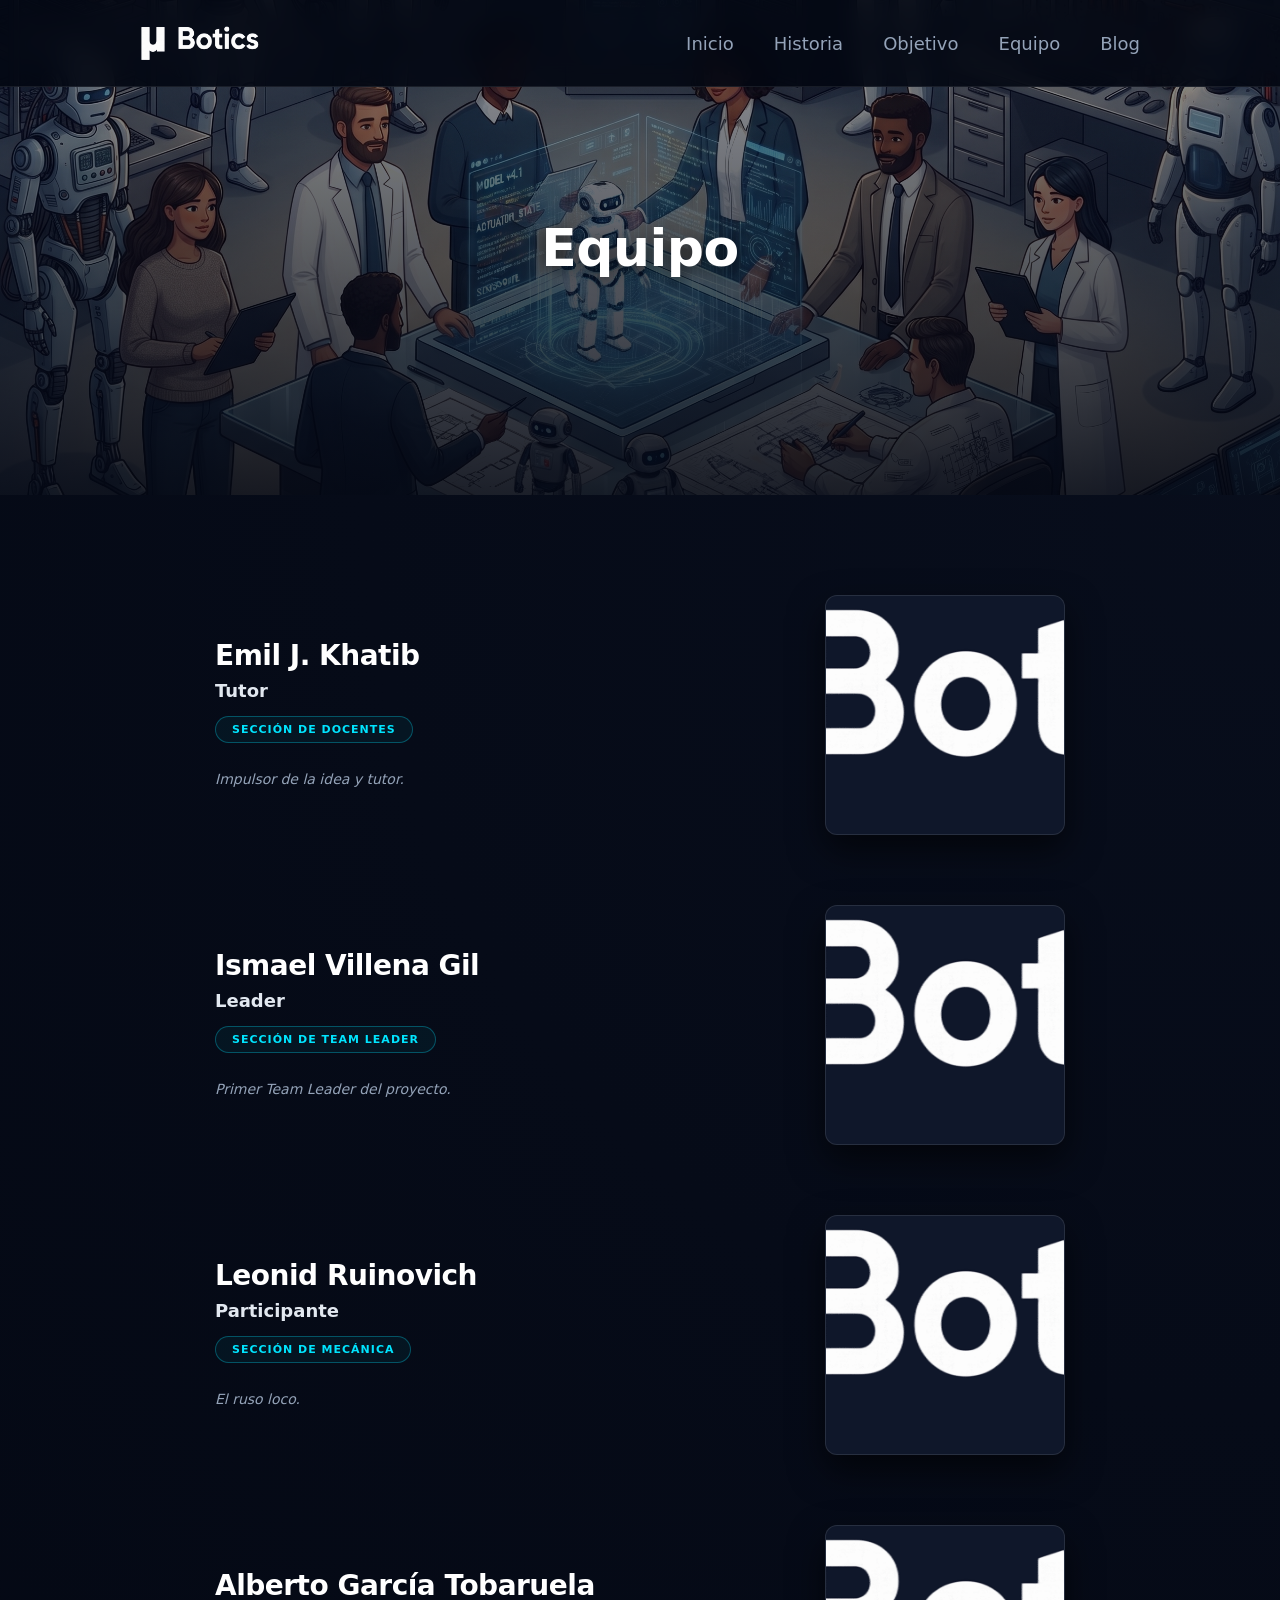
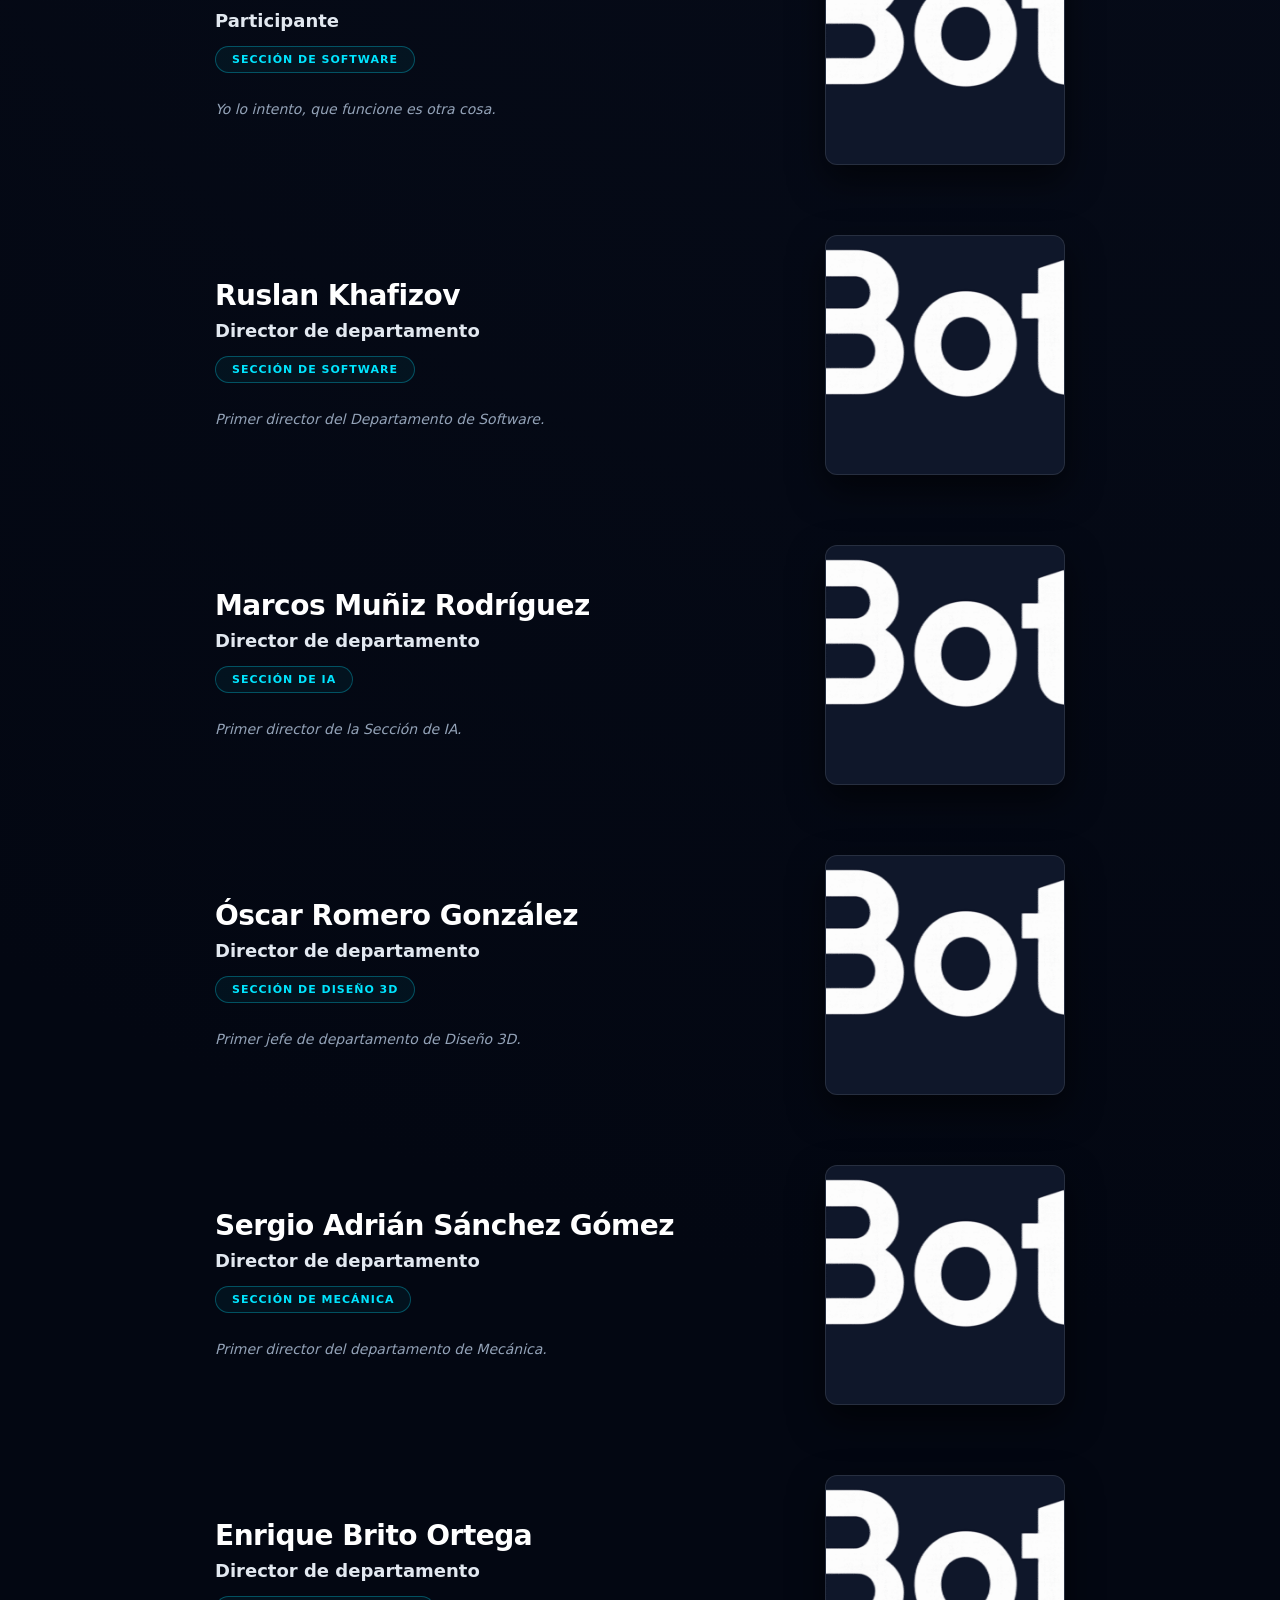
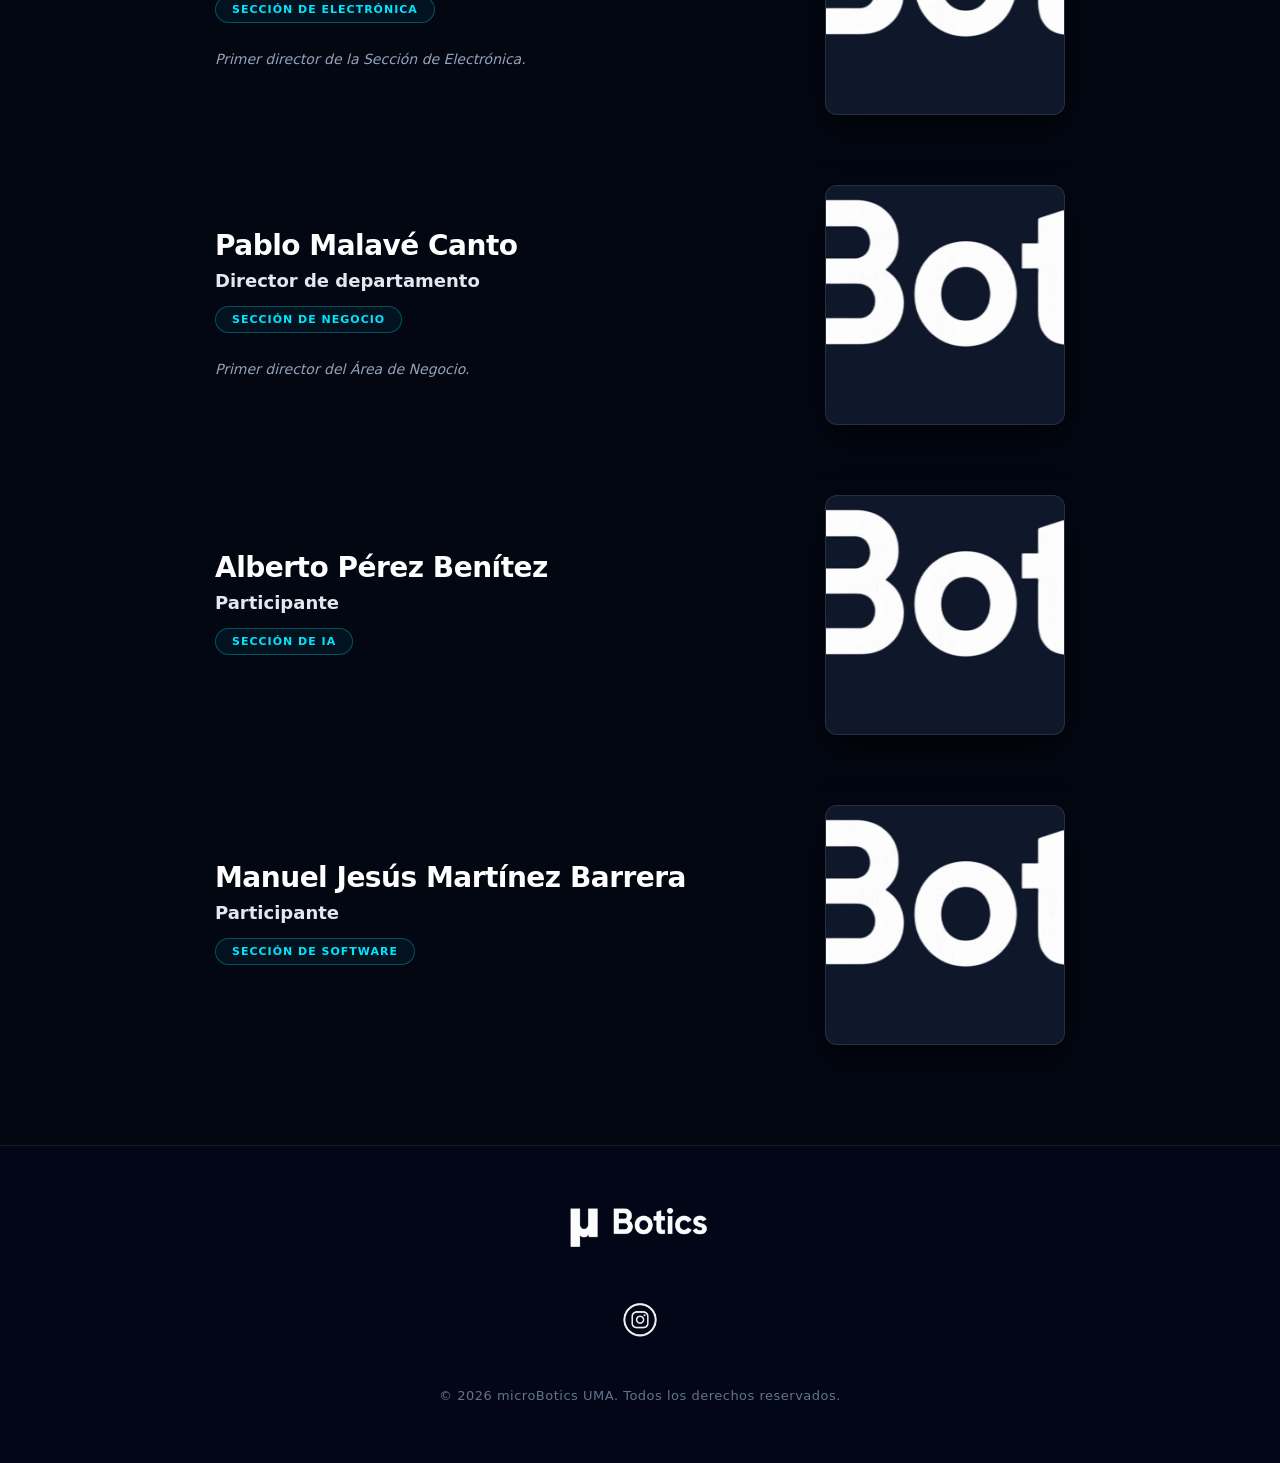
<file: equipo/index.html>
<!DOCTYPE html>
<html lang="es">
<head>
    <meta charset="UTF-8">
    <meta name="viewport" content="width=device-width, initial-scale=1.0">
    <title>Equipo - microBotics UMA</title>
    <link rel="stylesheet" href="../style.css">
    <link rel="icon" type="image/png" href="../favicon.png">
</head>
<body>

    <!-- CABECERA FIJA Y BLOQUEADA -->
    <header class="header">
        <a href="../index.html" class="logo-container">
            <img src="../logo.png" alt="microBotics Logo" class="logo-img">
        </a>
        
        <!-- Botón de menú hamburguesa para móviles -->
        <button class="menu-toggle" id="mobileMenuBtn" aria-label="Abrir menú">
            <span></span>
            <span></span>
            <span></span>
        </button>

        <nav class="nav nav-links" id="navLinks">
            <a href="../index.html">Inicio</a>
            <a href="../historia/">Historia</a>
            <a href="../objetivo/">Objetivo</a>
            <a href="index.html">Equipo</a>
            <a href="../index.html#blog">Blog</a>
        </nav>
    </header>

    <!-- PORTADA DE LA PÁGINA (HERO INTERNO) -->
    <section class="hero-internal">
        <img src="../equipo.jpg" alt="Equipo microBotics" class="bg-image">
        <div class="overlay-internal"></div>
        <div class="hero-internal-content">
            <h1>Equipo</h1>
        </div>
    </section>

    <!-- SECCIÓN DE MIEMBROS DEL EQUIPO -->
    <section class="team-section">
        <div class="team-container">

            <!-- Miembro 1 -->
            <div class="team-card">
                <div class="team-info">
                    <h2>Emil J. Khatib</h2>
                    <h3>Tutor</h3>
                    <span class="team-badge">Sección de Docentes</span>
                    <p>Impulsor de la idea y tutor.</p>
                </div>
                <div class="team-photo">
                    <img src="../logo.png" alt="Emil J. Khatib">
                </div>
            </div>

            <!-- Miembro 2 -->
            <div class="team-card">
                <div class="team-info">
                    <h2>Ismael Villena Gil</h2>
                    <h3>Leader</h3>
                    <span class="team-badge">Sección de Team Leader</span>
                    <p>Primer Team Leader del proyecto.</p>
                </div>
                <div class="team-photo">
                    <img src="../logo.png" alt="Ismael Villena Gil">
                </div>
            </div>

            <!-- Miembro 3 -->
            <div class="team-card">
                <div class="team-info">
                    <h2>Leonid Ruinovich</h2>
                    <h3>Participante</h3>
                    <span class="team-badge">Sección de Mecánica</span>
                    <p>El ruso loco.</p>
                </div>
                <div class="team-photo">
                    <img src="../logo.png" alt="Leonid Ruinovich">
                </div>
            </div>

            <!-- Miembro 4 -->
            <div class="team-card">
                <div class="team-info">
                    <h2>Alberto García Tobaruela</h2>
                    <h3>Participante</h3>
                    <span class="team-badge">Sección de Software</span>
                    <p>Yo lo intento, que funcione es otra cosa.</p>
                </div>
                <div class="team-photo">
                    <img src="../logo.png" alt="Alberto García Tobaruela">
                </div>
            </div>

            <!-- Miembro 5 -->
            <div class="team-card">
                <div class="team-info">
                    <h2>Ruslan Khafizov</h2>
                    <h3>Director de departamento</h3>
                    <span class="team-badge">Sección de Software</span>
                    <p>Primer director del Departamento de Software.</p>
                </div>
                <div class="team-photo">
                    <img src="../logo.png" alt="Ruslan Khafizov">
                </div>
            </div>

            <!-- Miembro 6 -->
            <div class="team-card">
                <div class="team-info">
                    <h2>Marcos Muñiz Rodríguez</h2>
                    <h3>Director de departamento</h3>
                    <span class="team-badge">Sección de IA</span>
                    <p>Primer director de la Sección de IA.</p>
                </div>
                <div class="team-photo">
                    <img src="../logo.png" alt="Marcos Muñiz Rodríguez">
                </div>
            </div>

            <!-- Miembro 7 -->
            <div class="team-card">
                <div class="team-info">
                    <h2>Óscar Romero González</h2>
                    <h3>Director de departamento</h3>
                    <span class="team-badge">Sección de Diseño 3D</span>
                    <p>Primer jefe de departamento de Diseño 3D.</p>
                </div>
                <div class="team-photo">
                    <img src="../logo.png" alt="Óscar Romero González">
                </div>
            </div>

            <!-- Miembro 8 -->
            <div class="team-card">
                <div class="team-info">
                    <h2>Sergio Adrián Sánchez Gómez</h2>
                    <h3>Director de departamento</h3>
                    <span class="team-badge">Sección de Mecánica</span>
                    <p>Primer director del departamento de Mecánica.</p>
                </div>
                <div class="team-photo">
                    <img src="../logo.png" alt="Sergio Adrián Sánchez Gómez">
                </div>
            </div>

            <!-- Miembro 9 -->
            <div class="team-card">
                <div class="team-info">
                    <h2>Enrique Brito Ortega</h2>
                    <h3>Director de departamento</h3>
                    <span class="team-badge">Sección de Electrónica</span>
                    <p>Primer director de la Sección de Electrónica.</p>
                </div>
                <div class="team-photo">
                    <img src="../logo.png" alt="Enrique Brito Ortega">
                </div>
            </div>

            <!-- Miembro 10 -->
            <div class="team-card">
                <div class="team-info">
                    <h2>Pablo Malavé Canto</h2>
                    <h3>Director de departamento</h3>
                    <span class="team-badge">Sección de Negocio</span>
                    <p>Primer director del Área de Negocio.</p>
                </div>
                <div class="team-photo">
                    <img src="../logo.png" alt="Pablo Malavé Canto">
                </div>
            </div>

            <!-- Miembro 11 -->
            <div class="team-card">
                <div class="team-info">
                    <h2>Alberto Pérez Benítez</h2>
                    <h3>Participante</h3>
                    <span class="team-badge">Sección de IA</span>
                    <p></p>
                </div>
                <div class="team-photo">
                    <img src="../logo.png" alt="Alberto Pérez Benítez">
                </div>
            </div>

            <!-- Miembro 12 (Manuel Jesús Martínez Barrera) -->
            <div class="team-card">
                <div class="team-info">
                    <h2>Manuel Jesús Martínez Barrera</h2>
                    <h3>Participante</h3>
                    <span class="team-badge">Sección de Software</span>
                    <p></p>
                </div>
                <div class="team-photo">
                    <img src="../logo.png" alt="Manuel Jesús Martínez Barrera">
                </div>
            </div>

        </div>
    </section>

    <!-- PIE DE PÁGINA (FOOTER) -->
    <footer class="footer">
        <div class="footer-content">
            <a href="../index.html" class="footer-logo-container">
                <img src="../logo.png" alt="microBotics Logo" class="footer-logo-img">
            </a>
            
            <div class="footer-social">
                <a href="https://www.instagram.com/micro_botics/" target="_blank" class="footer-insta-link">
                    <img src="../logo-insta.png" alt="Instagram microBotics" class="footer-insta-img">
                </a>
            </div>

            <p class="footer-copy">© 2026 microBotics UMA. Todos los derechos reservados.</p>
        </div>
    </footer>

    <script src="../script.js"></script>
</body>
</html>
</file>
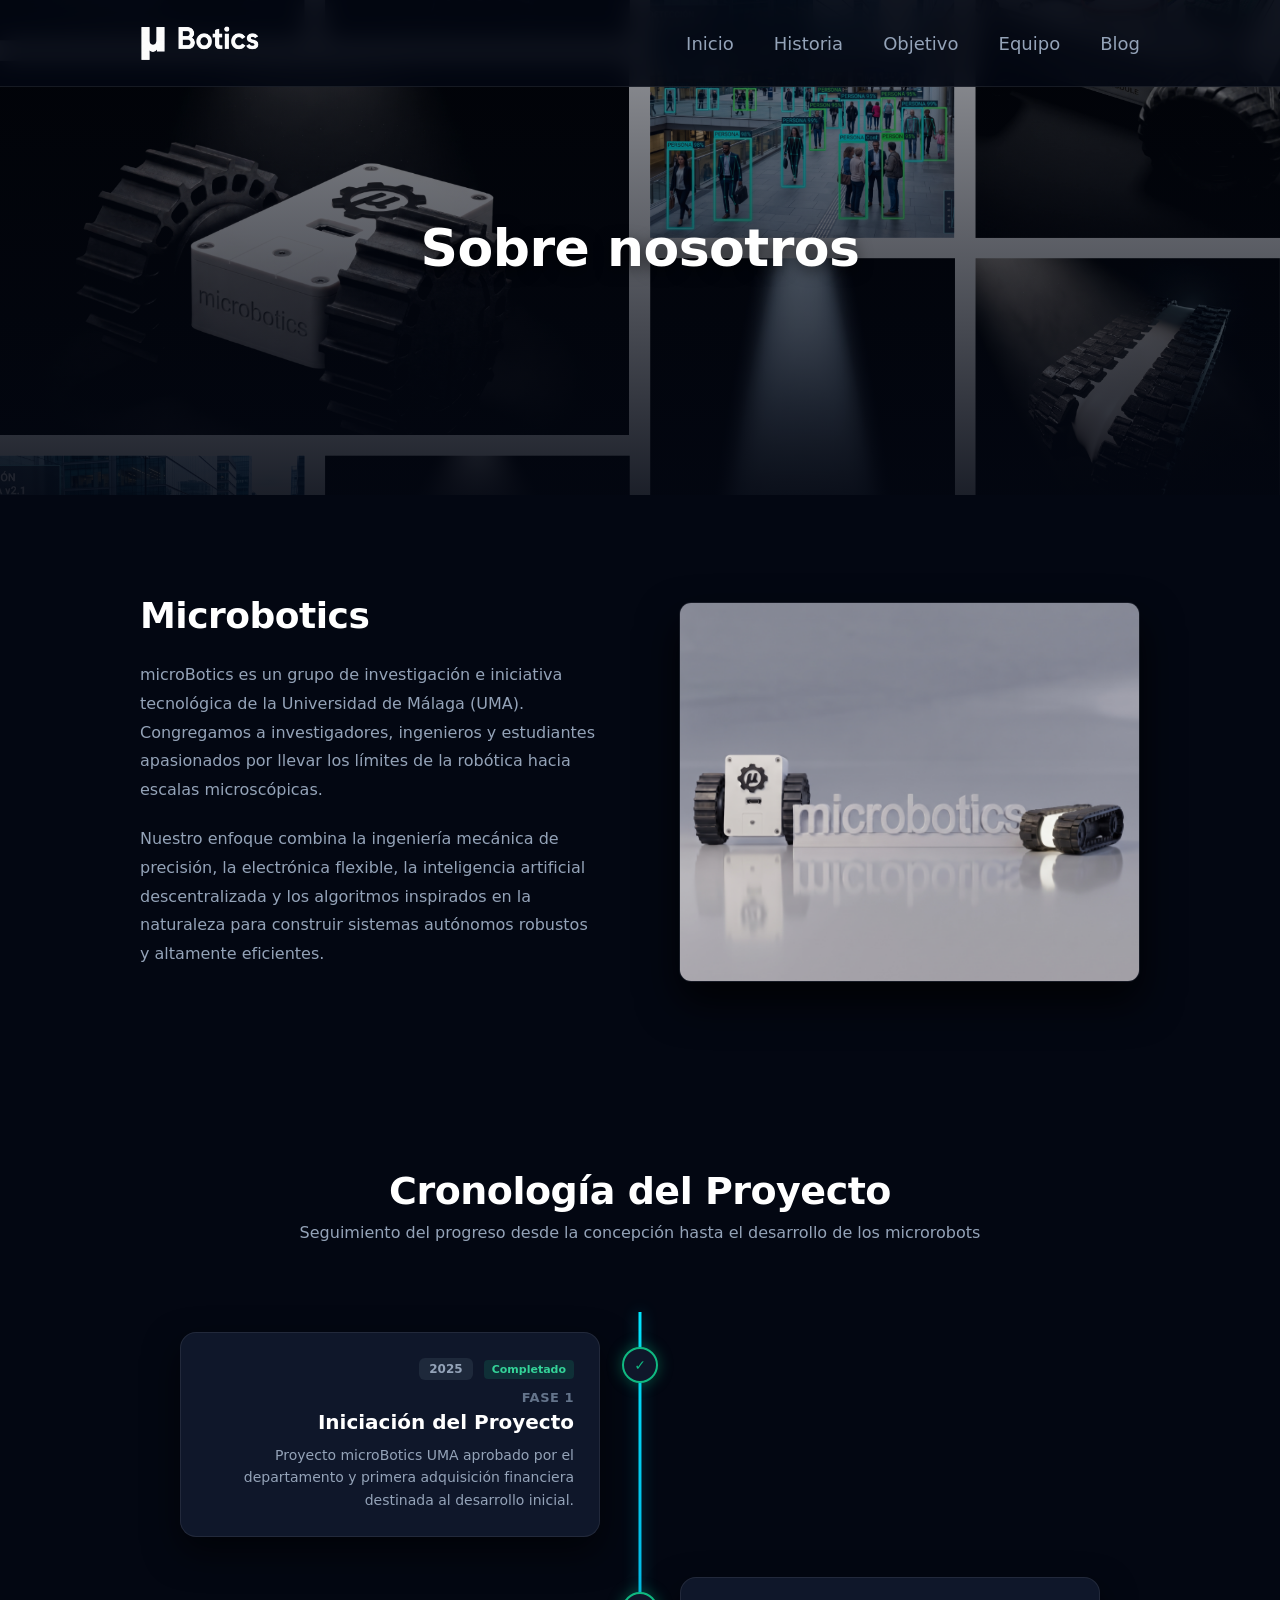
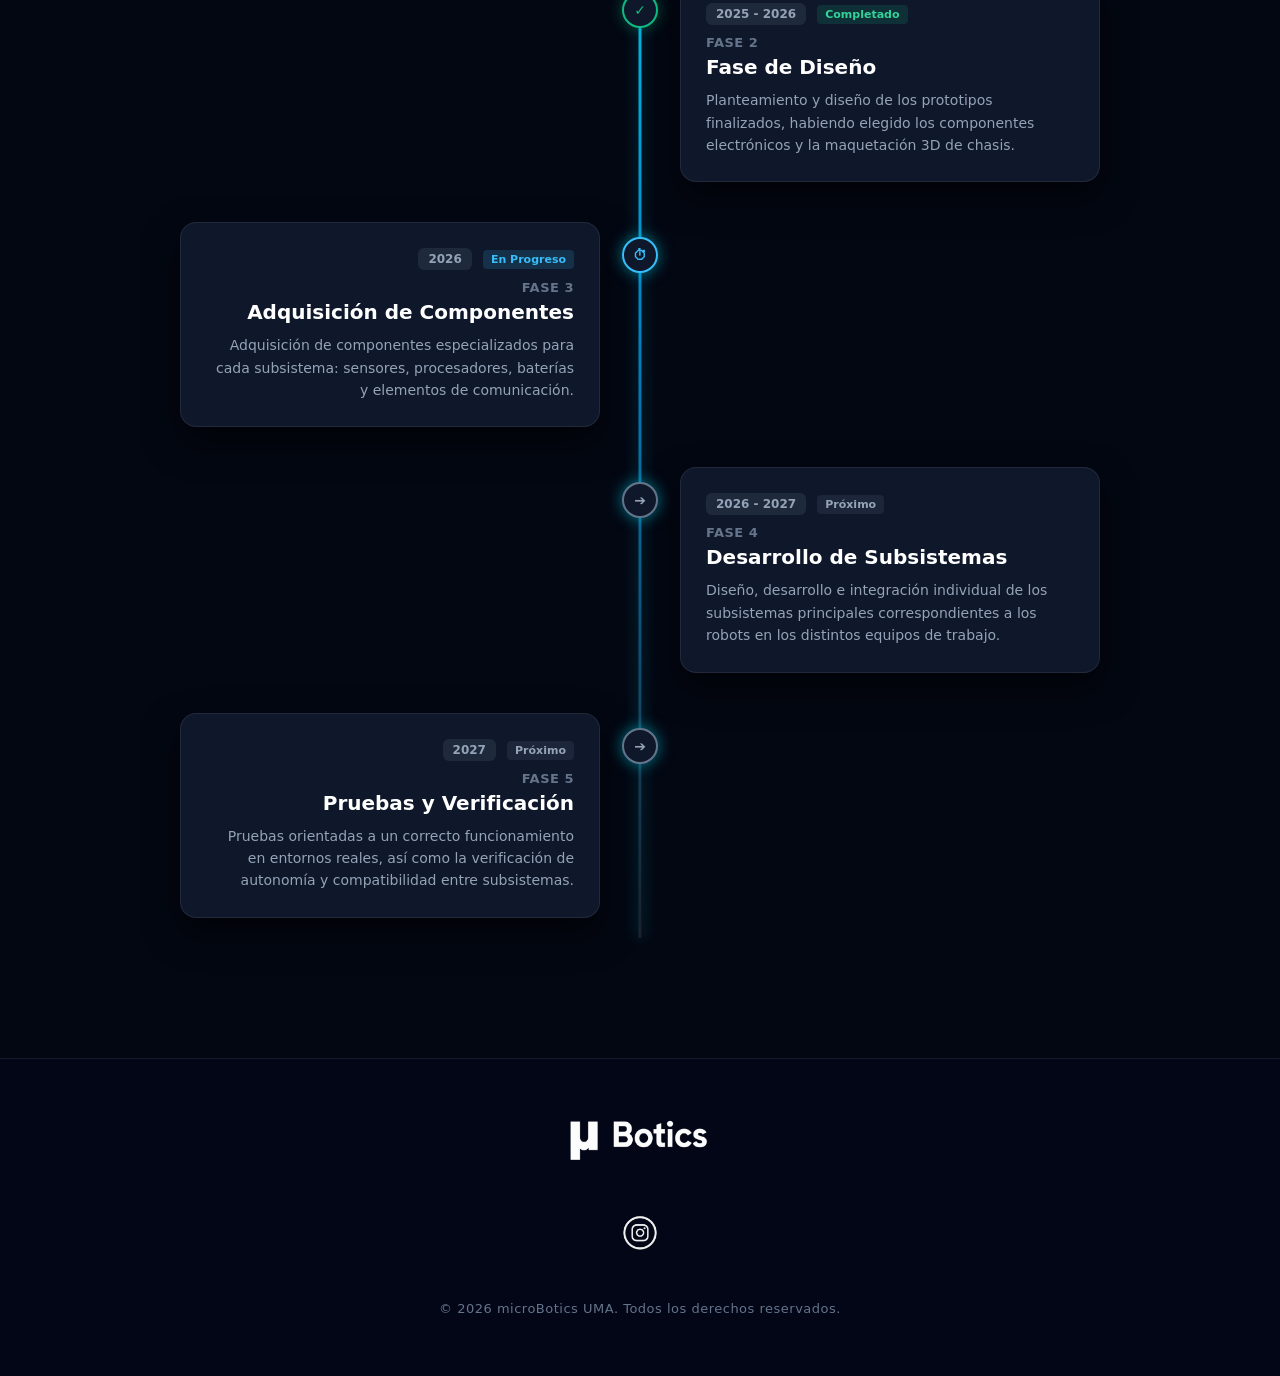
<file: historia/index.html>
<!DOCTYPE html>
<html lang="es">
<head>
    <meta charset="UTF-8">
    <meta name="viewport" content="width=device-width, initial-scale=1.0">
    <title>Historia - microBotics UMA</title>
    <link rel="stylesheet" href="../style.css">
    <link rel="icon" type="image/png" href="../favicon.png">
</head>
<body>

    <!-- CABECERA FIJA Y BLOQUEADA -->
    <header class="header">
        <a href="../index.html" class="logo-container">
            <img src="../logo.png" alt="microBotics Logo" class="logo-img">
        </a>
        
        <!-- Botón de menú hamburguesa para móviles -->
        <button class="menu-toggle" id="mobileMenuBtn" aria-label="Abrir menú">
            <span></span>
            <span></span>
            <span></span>
        </button>

        <nav class="nav nav-links" id="navLinks">
            <a href="../index.html">Inicio</a>
            <a href="index.html">Historia</a>
            <a href="../objetivo/">Objetivo</a>
            <a href="../equipo/">Equipo</a>
            <a href="../index.html#blog">Blog</a>
        </nav>
    </header>

    <!-- PORTADA DE LA PÁGINA (HERO INTERNO) -->
    <section class="hero-internal">
        <img src="../collage2.png" alt="Sobre nosotros microBotics" class="bg-image">
        <div class="overlay-internal"></div>
        <div class="hero-internal-content">
            <h1>Sobre nosotros</h1>
        </div>
    </section>

    <!-- SECCIÓN DE INFORMACIÓN PRINCIPAL -->
    <section class="history-main-section">
        <div class="history-grid-container">
            <div class="history-text-column">
                <h2>Microbotics</h2>
                <p>microBotics es un grupo de investigación e iniciativa tecnológica de la Universidad de Málaga (UMA). Congregamos a investigadores, ingenieros y estudiantes apasionados por llevar los límites de la robótica hacia escalas microscópicas.</p>
                <p>Nuestro enfoque combina la ingeniería mecánica de precisión, la electrónica flexible, la inteligencia artificial descentralizada y los algoritmos inspirados en la naturaleza para construir sistemas autónomos robustos y altamente eficientes.</p>
            </div>
            <div class="history-image-column">
                <img src="../microbotics-portada.jpg" alt="Prototipo Microbotics UMA">
            </div>
        </div>
    </section>

    <!-- SECCIÓN: CRONOLOGÍA DEL PROYECTO -->
    <section class="timeline-section">
        <div class="timeline-header">
            <h2>Cronología del Proyecto</h2>
            <p>Seguimiento del progreso desde la concepción hasta el desarrollo de los microrobots</p>
        </div>

        <div class="timeline-container">
            <div class="timeline-line"></div>

            <!-- Hito 1 (Izquierda) -->
            <div class="timeline-item left">
                <div class="timeline-dot completed">✓</div>
                <div class="timeline-card">
                    <span class="timeline-year">2025</span>
                    <span class="timeline-status status-completed">Completado</span>
                    <span class="timeline-phase">Fase 1</span>
                    <h3>Iniciación del Proyecto</h3>
                    <p>Proyecto microBotics UMA aprobado por el departamento y primera adquisición financiera destinada al desarrollo inicial.</p>
                </div>
            </div>

            <!-- Hito 2 (Derecha) -->
            <div class="timeline-item right">
                <div class="timeline-dot completed">✓</div>
                <div class="timeline-card">
                    <span class="timeline-year">2025 - 2026</span>
                    <span class="timeline-status status-completed">Completado</span>
                    <span class="timeline-phase">Fase 2</span>
                    <h3>Fase de Diseño</h3>
                    <p>Planteamiento y diseño de los prototipos finalizados, habiendo elegido los componentes electrónicos y la maquetación 3D de chasis.</p>
                </div>
            </div>

            <!-- Hito 3 (Izquierda) -->
            <div class="timeline-item left">
                <div class="timeline-dot progress">⏱</div>
                <div class="timeline-card">
                    <span class="timeline-year">2026</span>
                    <span class="timeline-status status-progress">En Progreso</span>
                    <span class="timeline-phase">Fase 3</span>
                    <h3>Adquisición de Componentes</h3>
                    <p>Adquisición de componentes especializados para cada subsistema: sensores, procesadores, baterías y elementos de comunicación.</p>
                </div>
            </div>

            <!-- Hito 4 (Derecha) -->
            <div class="timeline-item right">
                <div class="timeline-dot upcoming">➔</div>
                <div class="timeline-card">
                    <span class="timeline-year">2026 - 2027</span>
                    <span class="timeline-status status-upcoming">Próximo</span>
                    <span class="timeline-phase">Fase 4</span>
                    <h3>Desarrollo de Subsistemas</h3>
                    <p>Diseño, desarrollo e integración individual de los subsistemas principales correspondientes a los robots en los distintos equipos de trabajo.</p>
                </div>
            </div>

            <!-- Hito 5 (Izquierda) -->
            <div class="timeline-item left">
                <div class="timeline-dot upcoming">➔</div>
                <div class="timeline-card">
                    <span class="timeline-year">2027</span>
                    <span class="timeline-status status-upcoming">Próximo</span>
                    <span class="timeline-phase">Fase 5</span>
                    <h3>Pruebas y Verificación</h3>
                    <p>Pruebas orientadas a un correcto funcionamiento en entornos reales, así como la verificación de autonomía y compatibilidad entre subsistemas.</p>
                </div>
            </div>

        </div>
    </section>

    <!-- PIE DE PÁGINA (FOOTER) -->
    <footer class="footer">
        <div class="footer-content">
            <a href="../index.html" class="footer-logo-container">
                <img src="../logo.png" alt="microBotics Logo" class="footer-logo-img">
            </a>
            
            <!-- Logo de Instagram con enlace directo -->
            <div class="footer-social">
                <a href="https://www.instagram.com/micro_botics/" target="_blank" class="footer-insta-link">
                    <img src="../logo-insta.png" alt="Instagram microBotics" class="footer-insta-img">
                </a>
            </div>

            <p class="footer-copy">© 2026 microBotics UMA. Todos los derechos reservados.</p>
        </div>
    </footer>

    <script src="../script.js"></script>
</body>
</html>
</file>
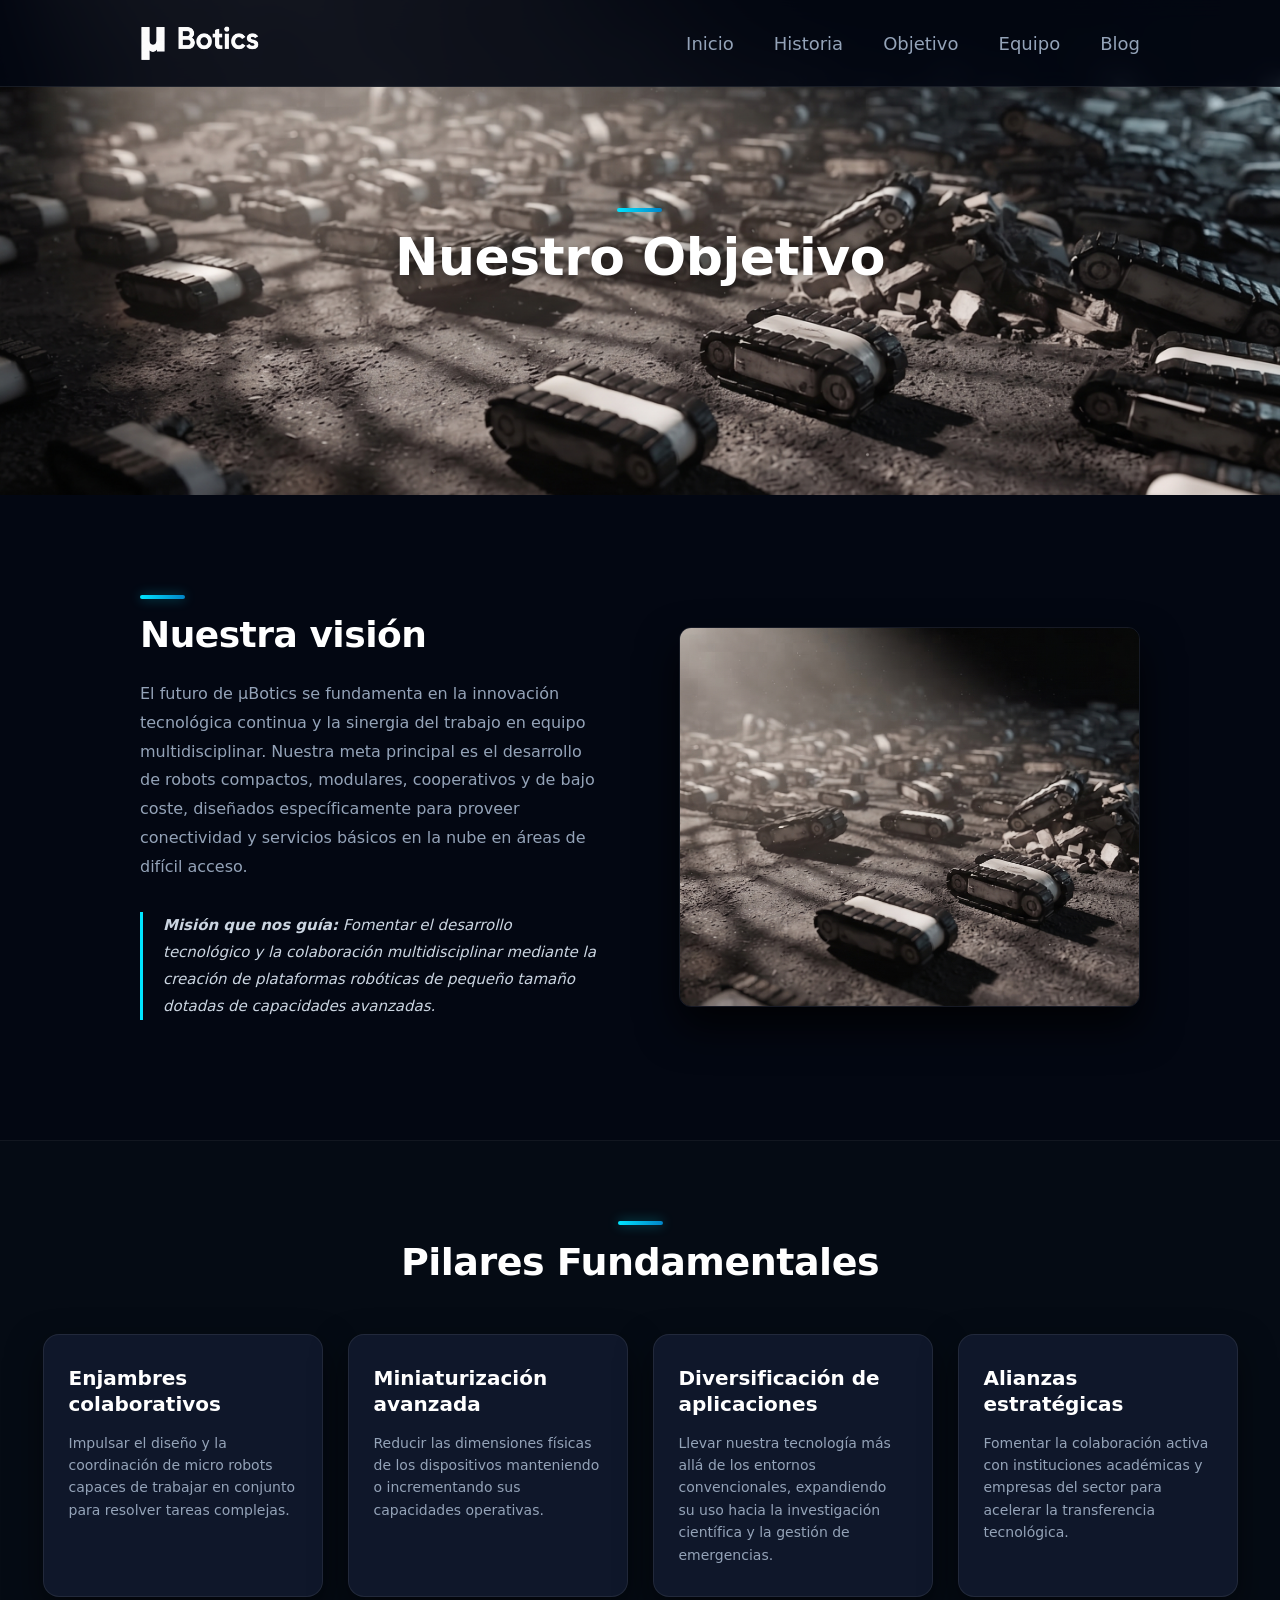
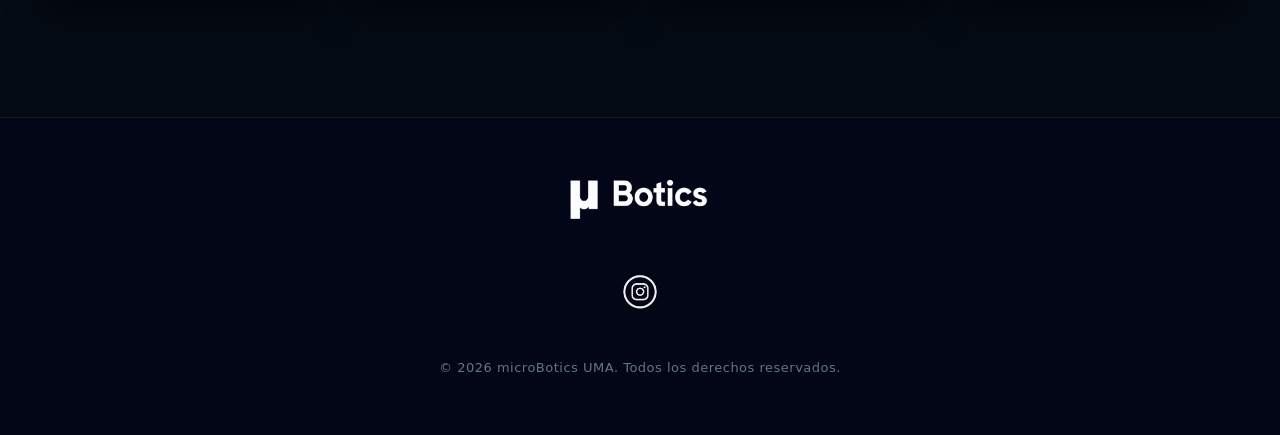
<file: objetivo/index.html>
<!DOCTYPE html>
<html lang="es">
<head>
    <meta charset="UTF-8">
    <meta name="viewport" content="width=device-width, initial-scale=1.0">
    <title>Objetivo - microBotics UMA</title>
    <!-- El CSS sube un nivel con ../ -->
    <link rel="stylesheet" href="../style.css">
    <link rel="icon" type="image/png" href="../favicon.png">
</head>
<body>

    <!-- CABECERA FIJA Y BLOQUEADA -->
    <header class="header">
        <a href="../index.html" class="logo-container">
            <img src="../logo.png" alt="microBotics Logo" class="logo-img">
        </a>
        
        <button class="menu-toggle" id="mobileMenuBtn" aria-label="Abrir menú">
            <span></span>
            <span></span>
            <span></span>
        </button>

        <nav class="nav" id="navLinks">
            <a href="../index.html">Inicio</a>
            <a href="../historia/">Historia</a>
            <a href="index.html">Objetivo</a>
            <a href="../equipo/">Equipo</a>
            <a href="../index.html#blog">Blog</a>
        </nav>
    </header>

    <!-- CONTENIDO ESPECÍFICO DE LA PÁGINA DE OBJETIVOS -->
    <section class="hero-internal" style="background: url('../proyecto2.jpg') no-repeat center center/cover;">
        <div class="overlay-internal"></div>
        <div class="hero-internal-content">
            <div class="section-accent-line center-line"></div>
            <h1>Nuestro Objetivo</h1>
        </div>
    </section>

    <section class="history-main-section">
        <div class="history-grid-container">
            <div class="history-text-column">
                <div class="section-accent-line"></div>
                <h2>Nuestra visión</h2>
                <p>El futuro de μBotics se fundamenta en la innovación tecnológica continua y la sinergia del trabajo en equipo multidisciplinar. Nuestra meta principal es el desarrollo de robots compactos, modulares, cooperativos y de bajo coste, diseñados específicamente para proveer conectividad y servicios básicos en la nube en áreas de difícil acceso.</p>
                <div class="objective-quote-box">
                    <p><strong>Misión que nos guía:</strong> Fomentar el desarrollo tecnológico y la colaboración multidisciplinar mediante la creación de plataformas robóticas de pequeño tamaño dotadas de capacidades avanzadas.</p>
                </div>
            </div>
            <div class="history-image-column">
                <img src="../proyecto2.jpg" alt="Objetivos microBotics UMA">
            </div>
        </div>
    </section>

    <!-- SECCIÓN DE BURBUJAS / PILARES -->
    <section class="bubbles-section">
        <div class="section-accent-line center-line"></div>
        <h2 class="modular-section-title" style="text-align: center; margin-bottom: 50px;">Pilares Fundamentales</h2>
        
        <div class="bubbles-container">
            <div class="bubble-card">
                <h3>Enjambres colaborativos</h3>
                <p>Impulsar el diseño y la coordinación de micro robots capaces de trabajar en conjunto para resolver tareas complejas.</p>
            </div>
            <div class="bubble-card">
                <h3>Miniaturización avanzada</h3>
                <p>Reducir las dimensiones físicas de los dispositivos manteniendo o incrementando sus capacidades operativas.</p>
            </div>
            <div class="bubble-card">
                <h3>Diversificación de aplicaciones</h3>
                <p>Llevar nuestra tecnología más allá de los entornos convencionales, expandiendo su uso hacia la investigación científica y la gestión de emergencias.</p>
            </div>
            <div class="bubble-card">
                <h3>Alianzas estratégicas</h3>
                <p>Fomentar la colaboración activa con instituciones académicas y empresas del sector para acelerar la transferencia tecnológica.</p>
            </div>
        </div>
    </section>

    <!-- PIE DE PÁGINA -->
    <footer class="footer">
        <div class="footer-content">
            <a href="../index.html" class="footer-logo-container">
                <img src="../logo.png" alt="microBotics Logo" class="footer-logo-img">
            </a>
            
            <div class="footer-social">
                <a href="https://www.instagram.com/micro_botics/" target="_blank" class="footer-insta-link">
                    <img src="../logo-insta.png" alt="Instagram microBotics" class="footer-insta-img">
                </a>
            </div>

            <p class="footer-copy">© 2026 microBotics UMA. Todos los derechos reservados.</p>
        </div>
    </footer>
</body>
</html>
</file>
<file: style.css>
* {
    margin: 0;
    padding: 0;
    box-sizing: border-box;
}

body {
    font-family: system-ui, -apple-system, BlinkMacSystemFont, 'Segoe UI', Roboto, Helvetica, Arial, sans-serif;
    background-color: #030712;
    color: #e2e8f0; 
    overflow-x: hidden;
    -webkit-font-smoothing: antialiased;
}

/* Línea de acento azul / cyan decorativa para encabezados */
.section-accent-line {
    width: 45px;
    height: 4px;
    background: linear-gradient(90deg, #00E5FF, #0284c7);
    margin-bottom: 15px;
    border-radius: 4px;
    box-shadow: 0 0 12px rgba(0, 229, 255, 0.4);
}

.center-line {
    margin-left: auto;
    margin-right: auto;
}

/* Cabecera fija con cristal esmerilado oscuro */
.header {
    position: fixed; 
    top: 0;
    left: 0;
    width: 100%;
    display: flex;
    justify-content: space-between;
    align-items: center;
    padding: 25px 140px; 
    z-index: 999999; 
    background-color: rgba(3, 7, 18, 0.9); 
    backdrop-filter: blur(12px); 
    border-bottom: 1px solid rgba(255, 255, 255, 0.08);
    transform: translateZ(0);
}

.logo-container {
    display: flex;
    align-items: center;
    text-decoration: none;
}

.logo-img {
    height: 36px;          
    width: auto;           
    object-fit: contain;
}

.nav {
    display: flex;
    align-items: center;
}

.nav a {
    color: #94a3b8;
    text-decoration: none;
    margin-left: 40px;
    font-size: 18px; 
    font-weight: 500; 
    transition: color 0.3s ease;
}

.nav a:hover {
    color: #00E5FF;
}

/* Botón de menú hamburguesa (Oculto en escritorio) */
.menu-toggle {
    display: none;
    flex-direction: column;
    justify-content: space-between;
    width: 30px;
    height: 22px;
    background: transparent;
    border: none;
    cursor: pointer;
    z-index: 1000000;
}

.menu-toggle span {
    width: 100%;
    height: 3px;
    background-color: #ffffff;
    border-radius: 3px;
    transition: all 0.3s ease;
}

/* Sección Principal (Portada) */
.hero {
    position: relative;
    width: 100vw;
    height: 100vh;
    display: flex;
    align-items: center; 
    justify-content: flex-start; 
    padding-left: 140px; 
}

.bg-image {
    position: absolute;
    top: 0;
    left: 0;
    width: 100%;
    height: 100%;
    object-fit: cover;
    z-index: -2;
    filter: brightness(1.05) contrast(1.05);
}

/* Gestión de visibilidad de las imágenes de portada */
.bg-mobile {
    display: none;
}

.bg-desktop {
    display: block;
}

.overlay {
    position: absolute;
    top: 0;
    left: 0;
    width: 100%;
    height: 100%;
    background: linear-gradient(135deg, rgba(3, 7, 18, 0.65) 0%, rgba(15, 23, 42, 0.6) 100%);
    z-index: -1;
}

.hero-content {
    display: flex;
    flex-direction: column;
    align-items: flex-start;
    width: 100%;
    max-width: 850px;
    z-index: 1;
    padding-right: 20px;
}

.hero-text-block {
    display: flex;
    flex-direction: column;
    align-items: flex-start;
    width: 100%;
    margin-bottom: 25px;
}

.hero-content h1 {
    font-size: 46px;
    font-weight: 700;
    line-height: 1.2;
    color: #ffffff;
    margin-bottom: 5px;
    letter-spacing: -0.5px;
    text-shadow: 0 2px 10px rgba(0, 0, 0, 0.8);
}

.dynamic-title {
    display: flex;
    align-items: center;          
    height: 55px;                          
    white-space: nowrap;
}

.typed-text {
    font-size: 46px;
    font-weight: 700;
    color: #00E5FF;
    line-height: 1;
    text-shadow: 0 2px 10px rgba(0, 0, 0, 0.8);
}

.btn-explore {
    display: inline-block;
    padding: 12px 28px;
    border: 2px solid #00E5FF;
    color: #ffffff;
    text-decoration: none;
    font-size: 14px;
    font-weight: 600;
    letter-spacing: 1px;
    transition: all 0.3s ease;
    background: rgba(0, 229, 255, 0.15);
    border-radius: 30px;
    margin-top: 10px;
    cursor: pointer;
    backdrop-filter: blur(4px);
}

.btn-explore:hover {
    background: #00E5FF;
    color: #030712;
    box-shadow: 0 0 25px rgba(0, 229, 255, 0.5);
}

/* Filas de Proyectos */
.projects-rows {
    padding: 40px 0;
    background-color: #030712;
}

.project-row {
    display: flex;
    align-items: center;
    padding: 80px 140px; 
    min-height: 480px;
    gap: 60px;
    background-color: #0f172a;
    margin: 30px 80px;
    border-radius: 20px;
    border: 1px solid rgba(255, 255, 255, 0.08);
    box-shadow: 0 20px 40px rgba(0, 0, 0, 0.6);
}

.project-row.alt-row {
    background-color: #0b1120;
}

.project-text {
    flex: 1;
}

.project-text h3 {
    font-size: 36px;
    font-weight: 700;
    margin-bottom: 20px;
    color: #ffffff;
    letter-spacing: -0.5px;
}

.project-text p {
    font-size: 17px;
    line-height: 1.8; 
    color: #94a3b8;   
    margin-bottom: 35px;
}

.project-image {
    flex: 1;
    height: 380px;
    overflow: hidden;
    border-radius: 12px;
    box-shadow: 0 10px 30px rgba(0,0,0,0.5);
    border: 1px solid rgba(255, 255, 255, 0.05);
}

.project-image img {
    width: 100%;
    height: 100%;
    object-fit: cover;
    border-radius: 12px;
    transition: transform 0.5s ease;
}

.project-image:hover img {
    transform: scale(1.03);
}

.btn-project {
    display: inline-block;
    padding: 14px 35px;
    background-color: #0284c7; 
    color: #fff;
    text-decoration: none;
    font-size: 15px;
    font-weight: 600;
    transition: all 0.3s ease;
    border-radius: 30px;
}

.btn-project:hover {
    background-color: #0ea5e9;
    box-shadow: 0 0 20px rgba(14, 165, 233, 0.4);
}

/* ========================================= */
/* SECCIÓN NUESTROS PROYECTOS (3 TARJETAS)   */
/* ========================================= */
.modular-projects-section {
    background-color: #050b14;
    padding: 100px 40px;
    text-align: center;
    border-top: 1px solid rgba(255, 255, 255, 0.05);
    border-bottom: 1px solid rgba(255, 255, 255, 0.05);
}

.modular-section-title {
    font-size: 38px;
    font-weight: 700;
    color: #ffffff;
    margin-bottom: 50px;
    letter-spacing: -0.5px;
}

.modular-cards-container {
    display: flex;
    justify-content: center;
    gap: 30px;
    flex-wrap: wrap;
    max-width: 1200px;
    margin: 0 auto;
}

.modular-card {
    background-color: #0f172a;
    border: 1px solid rgba(255, 255, 255, 0.1);
    border-radius: 16px;
    width: 350px;
    padding: 30px 25px;
    display: flex;
    flex-direction: column;
    align-items: center;
    box-shadow: 0 15px 35px rgba(0, 0, 0, 0.6);
    transition: transform 0.3s ease, border-color 0.3s ease, box-shadow 0.3s ease;
}

.modular-card:hover {
    transform: translateY(-8px);
    border-color: #00E5FF;
    box-shadow: 0 20px 40px rgba(0, 229, 255, 0.15);
}

.modular-img-box {
    width: 100%;
    height: 200px;
    background-color: #1e293b;
    border-radius: 10px;
    overflow: hidden;
    margin-bottom: 20px;
}

.modular-img-box img {
    width: 100%;
    height: 100%;
    object-fit: cover;
    transition: transform 0.3s ease;
}

.modular-card:hover .modular-img-box img {
    transform: scale(1.05);
}

.modular-card h3 {
    font-size: 22px;
    font-weight: 600;
    color: #ffffff;
    margin-bottom: 12px;
}

.modular-card p {
    font-size: 15px;
    color: #94a3b8;
    line-height: 1.6;
    margin-bottom: 15px;
    flex-grow: 1;
}

/* ========================================= */
/* SECCIÓN DEL BLOG CORPORATIVO (2 POSTS)    */
/* ========================================= */
.blog-section {
    background-color: #030712;
    padding: 100px 40px;
    text-align: left;
}

.blog-header {
    max-width: 1200px;
    margin: 0 auto 40px auto;
    padding-left: 10px;
}

.blog-header h2 {
    font-size: 34px;
    font-weight: 700;
    color: #ffffff;
    margin-bottom: 8px;
    letter-spacing: -0.5px;
}

.blog-header p {
    font-size: 16px;
    color: #94a3b8;
}

.blog-cards-container {
    display: flex;
    justify-content: center;
    gap: 30px;
    flex-wrap: wrap;
    max-width: 1200px;
    margin: 0 auto 40px auto;
}

.blog-card {
    background-color: #0f172a;
    border: 1px solid rgba(255, 255, 255, 0.08);
    border-radius: 16px;
    width: 450px;
    overflow: hidden;
    display: flex;
    flex-direction: column;
    box-shadow: 0 15px 35px rgba(0, 0, 0, 0.6);
    transition: transform 0.3s ease, border-color 0.3s ease;
}

.blog-card:hover {
    transform: translateY(-5px);
    border-color: #00E5FF;
}

.blog-img-box {
    width: 100%;
    height: 260px;
    overflow: hidden;
    background-color: #1e293b;
}

.blog-img-box img {
    width: 100%;
    height: 100%;
    object-fit: cover;
    transition: transform 0.5s ease;
}

.blog-card:hover .blog-img-box img {
    transform: scale(1.05);
}

.blog-content {
    padding: 25px 20px;
    background-color: #0f172a;
    flex-grow: 1;
    display: flex;
    align-items: flex-start;
}

.blog-content h3 {
    font-size: 20px;
    font-weight: 700;
    color: #ffffff;
    line-height: 1.4;
}

.blog-btn-container {
    text-align: center;
    margin-top: 40px;
}

.btn-blog {
    display: inline-block;
    padding: 14px 40px;
    background-color: #0284c7; 
    color: #ffffff;
    text-decoration: none;
    font-size: 14px;
    font-weight: 700;
    letter-spacing: 1px;
    border-radius: 30px;
    transition: all 0.3s ease;
}

.btn-blog:hover {
    background-color: #0ea5e9;
    box-shadow: 0 0 20px rgba(14, 165, 233, 0.5);
}

/* Estilos de la Ventana Modal (Pop-up) */
.modal-overlay {
    display: none;
    position: fixed;
    top: 0;
    left: 0;
    width: 100vw;
    height: 100vh;
    background-color: rgba(3, 7, 18, 0.85);
    backdrop-filter: blur(8px);
    z-index: 9999999;
    justify-content: center;
    align-items: center;
    padding: 20px;
}

.modal-box {
    background-color: #0f172a;
    border: 1px solid rgba(255, 255, 255, 0.12);
    width: 100%;
    max-width: 550px;
    max-height: 90vh;
    overflow-y: auto;
    padding: 40px;
    border-radius: 20px;
    position: relative;
    box-shadow: 0 25px 50px rgba(0, 0, 0, 0.9);
    color: #e2e8f0;
}

.close-btn {
    position: absolute;
    top: 20px;
    right: 20px;
    background: transparent;
    border: none;
    color: #94a3b8;
    font-size: 30px;
    line-height: 1;
    cursor: pointer;
    transition: color 0.3s ease;
}

.close-btn:hover {
    color: #ffffff;
}

.modal-header-text {
    margin-bottom: 25px;
}

.modal-header-text h2 {
    font-size: 26px;
    font-weight: 700;
    color: #ffffff;
    margin-bottom: 8px;
}

.modal-header-text p {
    font-size: 14px;
    color: #94a3b8;
}

.input-group {
    margin-bottom: 18px;
    display: flex;
    flex-direction: column;
}

.input-group label {
    font-size: 13px;
    font-weight: 500;
    margin-bottom: 6px;
    color: #cbd5e1;
}

.input-group input,
.input-group select,
.input-group textarea {
    width: 100%;
    padding: 12px 14px;
    background-color: #1e293b;
    border: 1px solid rgba(255, 255, 255, 0.1);
    border-radius: 8px;
    color: #fff;
    font-size: 14px;
    outline: none;
    transition: border-color 0.3s;
}

.input-group input:focus,
.input-group select:focus,
.input-group textarea:focus {
    border-color: #00E5FF;
}

.submit-modal-btn {
    width: 100%;
    padding: 14px;
    background-color: #0284c7;
    color: #fff;
    border: none;
    border-radius: 30px;
    font-size: 15px;
    font-weight: 600;
    cursor: pointer;
    transition: background-color 0.3s ease;
    margin-top: 10px;
}

.submit-modal-btn:hover {
    background-color: #0ea5e9;
}

.typed-cursor {
    font-size: 46px !important;
    color: #00E5FF !important;
    font-weight: 700;
    margin-left: 4px;
    animation: blink 0.8s infinite;
}

@keyframes blink {
    0%, 100% { opacity: 1; }
    50% { opacity: 0; }
}

/* ============================== */
/* PIE DE PÁGINA (FOOTER)         */
/* ============================== */
.footer {
    background-color: #020617;
    border-top: 1px solid rgba(255, 255, 255, 0.08);
    padding: 60px 20px;
    display: flex;
    justify-content: center;
    align-items: center;
    width: 100%;
}

.footer-content {
    display: flex;
    flex-direction: column;
    align-items: center;
    text-align: center;
    gap: 22px;
}

.footer-logo-container {
    display: inline-block;
    text-decoration: none;
}

.footer-logo-img {
    height: 42px;
    width: auto;
    object-fit: contain;
}

.footer-social {
    margin: 8px 0;
}

.footer-insta-link {
    display: inline-block;
    transition: transform 0.3s ease, filter 0.3s ease;
}

.footer-insta-img {
    width: 72px;
    height: 72px;
    object-fit: contain;
    filter: brightness(0.95);
}

.footer-insta-link:hover {
    transform: scale(1.15);
}

.footer-insta-link:hover .footer-insta-img {
    filter: brightness(1) drop-shadow(0 0 14px rgba(0, 229, 255, 0.8));
}

.footer-copy {
    font-size: 13px;
    color: #64748b;
    letter-spacing: 0.5px;
}

/* ========================================= */
/* ADAPTACIÓN RESPONSIVE / MÓVILES           */
/* ========================================= */
@media (max-width: 1200px) {
    .header {
        padding: 20px 20px;
    }

    /* Mostrar botón de hamburguesa (3 rayas) */
    .menu-toggle {
        display: flex;
    }

    /* Menú desplegable lateral móvil */
    .nav {
        position: fixed;
        top: 0;
        right: -100%;
        width: 75%;
        height: 100vh;
        background-color: rgba(3, 7, 18, 0.98);
        backdrop-filter: blur(16px);
        flex-direction: column;
        justify-content: center;
        align-items: center;
        transition: right 0.4s ease-in-out;
        box-shadow: -10px 0 30px rgba(0, 0, 0, 0.8);
        border-left: 1px solid rgba(255, 255, 255, 0.08);
        z-index: 999999;
    }

    .nav.active {
        right: 0;
    }

    .nav a {
        margin: 20px 0;
        font-size: 20px;
    }

    /* Animación de las 3 rayas al abrir */
    .menu-toggle.open span:nth-child(1) {
        transform: translateY(9.5px) rotate(45deg);
    }
    .menu-toggle.open span:nth-child(2) {
        opacity: 0;
    }
    .menu-toggle.open span:nth-child(3) {
        transform: translateY(-9.5px) rotate(-45deg);
    }

    /* Intercambio inteligente de imágenes en móvil */
    .bg-desktop {
        display: none;
    }

    .bg-mobile {
        display: block;
        object-position: center center;
    }

    /* Portada móvil centrada y equilibrada */
    .hero {
        padding-left: 20px;
        padding-right: 20px;
        justify-content: center;
        align-items: center;
        text-align: center;
        height: 100vh;
    }

    .overlay {
        background: linear-gradient(135deg, rgba(3, 7, 18, 0.7) 0%, rgba(3, 7, 18, 0.6) 100%);
    }

    .hero-content {
        align-items: center;
        padding-right: 0;
        width: 100%;
    }

    .hero-text-block {
        align-items: center;
        width: 100%;
    }

    .hero-content h1 {
        font-size: 25px;
        white-space: normal;
        text-align: center;
        width: 100%;
    }

    .dynamic-title {
        height: auto;
        white-space: normal;
        justify-content: center;
        width: 100%;
    }

    .typed-text {
        font-size: 23px;
        white-space: normal;
        word-break: break-word;
        text-align: center;
    }

    .typed-cursor {
        font-size: 23px !important;
    }

    .btn-explore {
        margin-top: 15px;
    }

    .project-row {
        flex-direction: column;
        padding: 40px 20px;
        margin: 10px;
    }
    
    .project-text {
        padding-right: 0;
        padding-bottom: 30px;
        text-align: center;
    }
    
    .project-image {
        width: 100%;
        height: 250px;
    }
    
    .btn-project {
        width: 100%;
        text-align: center;
    }

    .modular-cards-container,
    .blog-cards-container {
        flex-direction: column;
        align-items: center;
    }
    .modular-card,
    .blog-card {
        width: 100%;
        max-width: 400px;
    }
    .blog-header {
        text-align: center;
        padding-left: 0;
    }
}

/* ========================================= */
/* ESTILOS PARA LA PÁGINA DE HISTORIA (ABOUT)*/
/* ========================================= */
.hero-internal {
    position: relative;
    width: 100vw;
    height: 55vh;
    display: flex;
    align-items: center; 
    justify-content: center; 
    text-align: center;
}

.overlay-internal {
    position: absolute;
    top: 0;
    left: 0;
    width: 100%;
    height: 100%;
    background: linear-gradient(180deg, rgba(3, 7, 18, 0.4) 0%, rgba(3, 7, 18, 0.9) 100%);
    z-index: -1;
}

.hero-internal-content h1 {
    font-size: 52px;
    font-weight: 700;
    color: #ffffff;
    letter-spacing: -0.5px;
    text-shadow: 0 4px 15px rgba(0, 0, 0, 0.6);
}

.history-main-section {
    background-color: #030712;
    padding: 100px 140px;
}

.history-grid-container {
    display: flex;
    align-items: center;
    justify-content: space-between;
    gap: 80px;
    max-width: 1300px;
    margin: 0 auto;
}

.history-text-column {
    flex: 1;
}

.history-text-column h2 {
    font-size: 36px;
    font-weight: 700;
    color: #ffffff;
    margin-bottom: 25px;
    letter-spacing: -0.5px;
}

.history-text-column p {
    font-size: 16px;
    line-height: 1.8;
    color: #94a3b8;
    margin-bottom: 20px;
}

.history-image-column {
    flex: 1;
    height: 380px;
    border-radius: 12px;
    overflow: hidden;
    box-shadow: 0 20px 40px rgba(0, 0, 0, 0.8);
    border: 1px solid rgba(255, 255, 255, 0.08);
}

.history-image-column img {
    width: 100%;
    height: 100%;
    object-fit: cover;
}

@media (max-width: 992px) {
    .history-main-section {
        padding: 50px 20px;
    }
    .history-grid-container {
        flex-direction: column;
        gap: 40px;
    }
    .history-image-column {
        width: 100%;
        height: 250px;
    }
    .hero-internal-content h1 {
        font-size: 38px;
    }
}

/* ========================================= */
/* ESTILOS DE LA CRONOLOGÍA (TIMELINE)       */
/* ========================================= */
.timeline-section {
    background-color: #030712;
    padding: 80px 20px 120px 20px;
    position: relative;
    overflow: hidden;
}

.timeline-header {
    text-align: center;
    max-width: 800px;
    margin: 0 auto 70px auto;
}

.timeline-header h2 {
    font-size: 38px;
    font-weight: 700;
    color: #ffffff;
    margin-bottom: 10px;
    letter-spacing: -0.5px;
}

.timeline-header p {
    font-size: 16px;
    color: #94a3b8;
}

.timeline-container {
    position: relative;
    max-width: 1000px;
    margin: 0 auto;
}

.timeline-line {
    position: absolute;
    top: 0;
    bottom: 0;
    left: 50%;
    width: 3px;
    background: linear-gradient(180deg, #00E5FF 0%, #0284c7 50%, rgba(255, 255, 255, 0.1) 100%);
    transform: translateX(-50%);
    box-shadow: 0 0 15px rgba(0, 229, 255, 0.4);
}

.timeline-item {
    position: relative;
    width: 50%;
    padding: 20px 40px;
    box-sizing: border-box;
}

.timeline-item.left {
    left: 0;
    text-align: right;
}

.timeline-item.right {
    left: 50%;
    text-align: left;
}

.timeline-dot {
    position: absolute;
    top: 35px;
    width: 36px;
    height: 36px;
    border-radius: 50%;
    background-color: #0f172a;
    border: 2px solid #00E5FF;
    color: #00E5FF;
    display: flex;
    align-items: center;
    justify-content: center;
    font-size: 14px;
    font-weight: bold;
    z-index: 10;
    box-shadow: 0 0 15px rgba(0, 229, 255, 0.5);
}

.timeline-item.left .timeline-dot {
    right: -18px;
}

.timeline-item.right .timeline-dot {
    left: -18px;
}

.timeline-dot.completed {
    border-color: #10b981;
    color: #10b981;
    box-shadow: 0 0 15px rgba(16, 185, 129, 0.4);
}

.timeline-dot.progress {
    border-color: #38bdf8;
    color: #38bdf8;
}

.timeline-dot.upcoming {
    border-color: #64748b;
    color: #94a3b8;
}

.timeline-card {
    background-color: #0f172a;
    border: 1px solid rgba(255, 255, 255, 0.08);
    border-radius: 16px;
    padding: 25px;
    box-shadow: 0 15px 35px rgba(0, 0, 0, 0.6);
    transition: transform 0.3s ease, border-color 0.3s ease;
}

.timeline-card:hover {
    transform: translateY(-5px);
    border-color: #00E5FF;
}

.timeline-year {
    display: inline-block;
    font-size: 12px;
    font-weight: 700;
    color: #94a3b8;
    background-color: #1e293b;
    padding: 4px 10px;
    border-radius: 6px;
    margin-bottom: 10px;
}

.timeline-status {
    display: inline-block;
    font-size: 11px;
    font-weight: 600;
    padding: 3px 8px;
    border-radius: 4px;
    margin-left: 6px;
    margin-bottom: 10px;
}

.status-completed {
    background-color: rgba(16, 185, 129, 0.15);
    color: #34d399;
}

.status-progress {
    background-color: rgba(56, 189, 248, 0.15);
    color: #38bdf8;
}

.status-upcoming {
    background-color: rgba(100, 116, 139, 0.15);
    color: #94a3b8;
}

.timeline-phase {
    display: block;
    font-size: 13px;
    color: #64748b;
    font-weight: 600;
    text-transform: uppercase;
    letter-spacing: 0.5px;
    margin-bottom: 5px;
}

.timeline-card h3 {
    font-size: 20px;
    font-weight: 700;
    color: #ffffff;
    margin-bottom: 10px;
}

.timeline-card p {
    font-size: 14px;
    color: #94a3b8;
    line-height: 1.6;
}

@media (max-width: 768px) {
    .timeline-line {
        left: 20px;
    }
    .timeline-item {
        width: 100%;
        padding-left: 50px;
        padding-right: 15px;
        text-align: left !important;
    }
    .timeline-item.left, .timeline-item.right {
        left: 0;
    }
    .timeline-item.left .timeline-dot, .timeline-item.right .timeline-dot {
        left: 2px;
        right: auto;
    }
}

/* ========================================= */
/* ESTILOS ESPECÍFICOS PÁGINA OBJETIVO       */
/* ========================================= */
.objective-quote-box {
    border-left: 3px solid #00E5FF;
    padding-left: 20px;
    margin-top: 30px;
}

.objective-quote-box p {
    font-size: 15px;
    color: #cbd5e1;
    font-style: italic;
}

.bubbles-section {
    background-color: #050b14;
    padding: 80px 40px 120px 40px;
    border-top: 1px solid rgba(255, 255, 255, 0.05);
}

.bubbles-container {
    display: flex;
    justify-content: center;
    gap: 25px;
    flex-wrap: wrap;
    max-width: 1300px;
    margin: 0 auto;
}

.bubble-card {
    background-color: #0f172a;
    border: 1px solid rgba(255, 255, 255, 0.08);
    border-radius: 16px;
    padding: 30px 25px;
    width: 280px;
    display: flex;
    flex-direction: column;
    box-shadow: 0 15px 35px rgba(0, 0, 0, 0.5);
    transition: transform 0.3s ease, border-color 0.3s ease;
}

.bubble-card:hover {
    transform: translateY(-8px);
    border-color: #00E5FF;
}

.bubble-card h3 {
    font-size: 20px;
    font-weight: 700;
    color: #ffffff;
    margin-bottom: 15px;
    line-height: 1.3;
}

.bubble-card p {
    font-size: 14px;
    color: #94a3b8;
    line-height: 1.6;
}

@media (max-width: 992px) {
    .bubbles-container {
        flex-direction: column;
        align-items: center;
    }
    .bubble-card {
        width: 100%;
        max-width: 400px;
    }
}

/* ========================================= */
/* ESTILOS PARA LA PÁGINA DE EQUIPO          */
/* ========================================= */
.team-section {
    background-color: #030712;
    padding: 100px 20px;
    background: radial-gradient(circle at top right, rgba(15, 23, 42, 0.4), #030712 60%);
}

.team-container {
    max-width: 850px;
    margin: 0 auto;
    display: flex;
    flex-direction: column;
    gap: 70px;
}

.team-card {
    display: flex;
    align-items: center;
    justify-content: space-between;
    gap: 40px;
    background-color: transparent;
}

.team-info {
    flex: 1;
    display: flex;
    flex-direction: column;
    align-items: flex-start;
}

.team-info h2 {
    font-size: 28px;
    font-weight: 700;
    color: #ffffff;
    margin-bottom: 8px;
    letter-spacing: -0.5px;
}

.team-info h3 {
    font-size: 18px;
    font-weight: 600;
    color: #e2e8f0;
    margin-bottom: 15px;
}

.team-badge {
    display: inline-block;
    padding: 6px 16px;
    border: 1px solid rgba(0, 229, 255, 0.3);
    border-radius: 20px;
    color: #00E5FF;
    font-size: 11px;
    font-weight: 600;
    text-transform: uppercase;
    letter-spacing: 1px;
    background: rgba(0, 229, 255, 0.05);
    margin-bottom: 25px;
}

.team-info p {
    font-size: 14px;
    color: #94a3b8;
    line-height: 1.6;
    font-style: italic;
}

.team-photo {
    width: 240px;
    height: 240px;
    flex-shrink: 0;
    border-radius: 12px;
    border: 1px solid rgba(255, 255, 255, 0.1);
    box-shadow: 0 15px 35px rgba(0, 0, 0, 0.6);
    overflow: hidden;
    background-color: #0f172a;
    transition: transform 0.3s ease, border-color 0.3s ease;
}

.team-photo img {
    width: 100%;
    height: 100%;
    object-fit: cover;
}

.team-card:hover .team-photo {
    transform: translateY(-5px);
    border-color: rgba(0, 229, 255, 0.5);
    box-shadow: 0 20px 40px rgba(0, 229, 255, 0.15);
}

@media (max-width: 768px) {
    .team-card {
        flex-direction: column-reverse;
        text-align: center;
        gap: 25px;
        padding-bottom: 30px;
        border-bottom: 1px solid rgba(255, 255, 255, 0.05);
    }
    .team-card:last-child {
        border-bottom: none;
    }
    .team-info {
        align-items: center;
    }
    .team-photo {
        width: 200px;
        height: 200px;
    }
}
</file>
